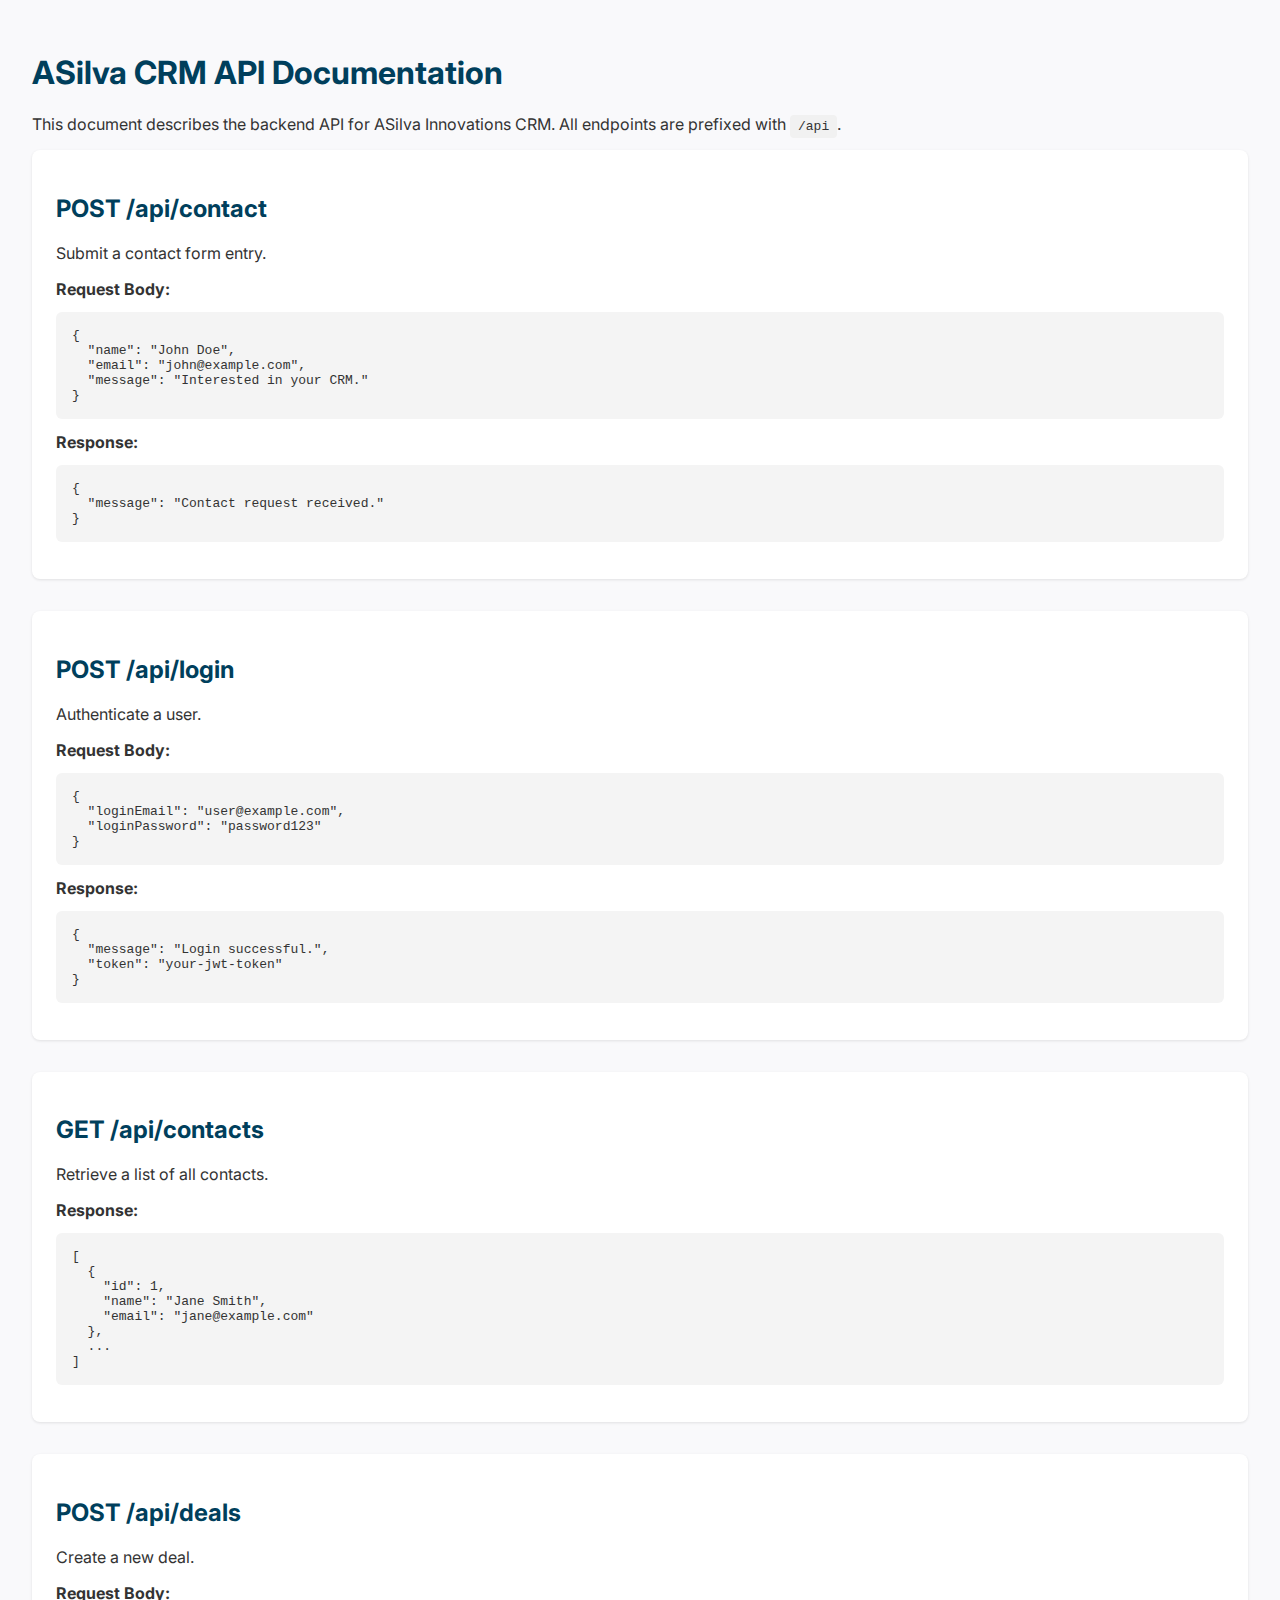
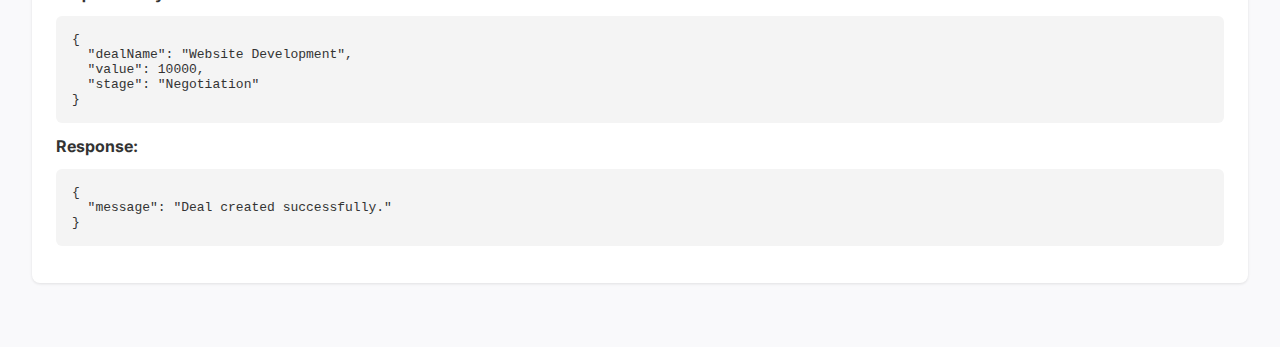
<file: api-docs.html>
<!DOCTYPE html>
<html lang="en">
<head>
  <meta charset="UTF-8" />
  <meta name="viewport" content="width=device-width, initial-scale=1.0" />
  <title>ASilva CRM API Documentation</title>
  <link href="https://fonts.googleapis.com/css2?family=Inter:wght@400;600;700&display=swap" rel="stylesheet">
  <style>
    body {
      font-family: 'Inter', sans-serif;
      margin: 0;
      background-color: #f9f9fb;
      color: #333;
      padding: 2rem;
    }
    h1, h2 {
      color: #003f5c;
    }
    section {
      margin-bottom: 2rem;
      background: #fff;
      padding: 1.5rem;
      border-radius: 8px;
      box-shadow: 0 1px 3px rgba(0,0,0,0.1);
    }
    code {
      background: #f1f1f1;
      padding: 0.25rem 0.5rem;
      border-radius: 4px;
      font-family: monospace;
    }
    pre {
      background: #f4f4f4;
      padding: 1rem;
      border-radius: 6px;
      overflow-x: auto;
    }
  </style>
</head>
<body>
  <h1>ASilva CRM API Documentation</h1>
  <p>This document describes the backend API for ASilva Innovations CRM. All endpoints are prefixed with <code>/api</code>.</p>

  <section>
    <h2>POST /api/contact</h2>
    <p>Submit a contact form entry.</p>
    <strong>Request Body:</strong>
    <pre>{
  "name": "John Doe",
  "email": "john@example.com",
  "message": "Interested in your CRM."
}</pre>
    <strong>Response:</strong>
    <pre>{
  "message": "Contact request received."
}</pre>
  </section>

  <section>
    <h2>POST /api/login</h2>
    <p>Authenticate a user.</p>
    <strong>Request Body:</strong>
    <pre>{
  "loginEmail": "user@example.com",
  "loginPassword": "password123"
}</pre>
    <strong>Response:</strong>
    <pre>{
  "message": "Login successful.",
  "token": "your-jwt-token"
}</pre>
  </section>

  <section>
    <h2>GET /api/contacts</h2>
    <p>Retrieve a list of all contacts.</p>
    <strong>Response:</strong>
    <pre>[
  {
    "id": 1,
    "name": "Jane Smith",
    "email": "jane@example.com"
  },
  ...
]</pre>
  </section>

  <section>
    <h2>POST /api/deals</h2>
    <p>Create a new deal.</p>
    <strong>Request Body:</strong>
    <pre>{
  "dealName": "Website Development",
  "value": 10000,
  "stage": "Negotiation"
}</pre>
    <strong>Response:</strong>
    <pre>{
  "message": "Deal created successfully."
}</pre>
  </section>
</body>
</html>
</file>
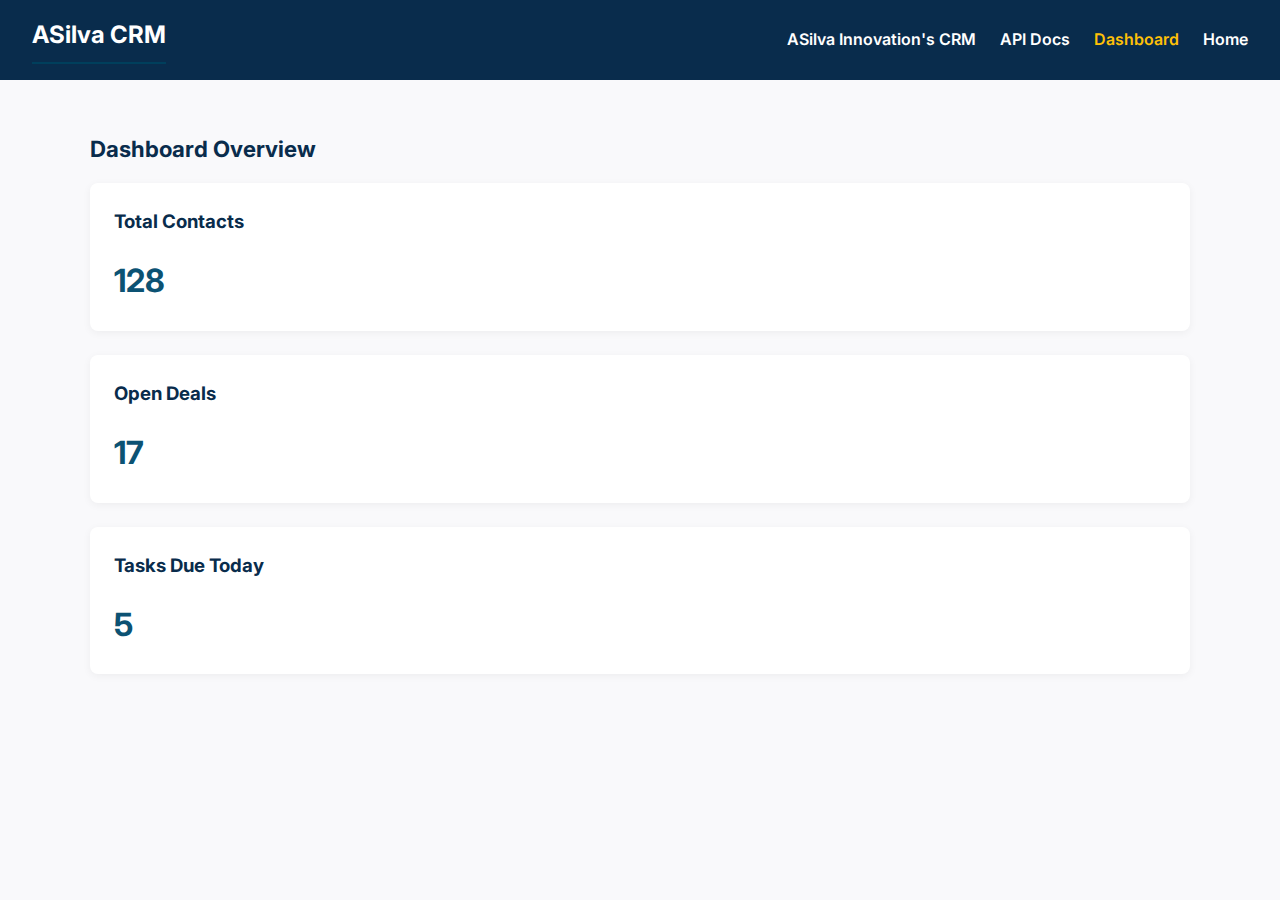
<file: dashboard.html>
<!DOCTYPE html>
<html lang="en">

<head>
  <meta charset="UTF-8" />
  <meta name="viewport" content="width=device-width, initial-scale=1.0" />
  <title>ASilva CRM Dashboard</title>
  <link href="https://fonts.googleapis.com/css2?family=Inter:wght@400;600;700&display=swap" rel="stylesheet">
  <link rel="stylesheet" href="../style.css">
  <style>
    body {
      font-family: 'Inter', sans-serif;
      margin: 0;
      padding: 0;
      background-color: #f9f9fb;
      color: #1a1a1a;
    }

    header {
      background-color: #092c4c;
      padding: 1rem 2rem;
      display: flex;
      align-items: center;
      justify-content: space-between;
    }

    header h1 {
      color: #ffffff;
      font-size: 1.5rem;
      margin: 0;
    }

    nav ul {
      list-style: none;
      margin: 0;
      padding: 0;
      display: flex;
      gap: 1.5rem;
    }

    nav a {
      text-decoration: none;
      color: #ffffff;
      font-weight: 600;
      transition: color 0.3s ease;
    }

    nav a:hover,
    nav a.active {
      color: #ffc107;
    }

    .dashboard {
      padding: 2rem;
      max-width: 1100px;
      margin: 0 auto;
    }

    .dashboard h2 {
      color: #092c4c;
      margin-bottom: 1rem;
    }

    .card {
      background-color: #ffffff;
      border-radius: 8px;
      box-shadow: 0 2px 8px rgba(0, 0, 0, 0.05);
      padding: 1.5rem;
      margin-bottom: 1.5rem;
    }

    .card h3 {
      margin-top: 0;
      color: #092c4c;
    }

    .metric {
      font-size: 2rem;
      font-weight: 700;
      color: #0c5273;
    }
  </style>
</head>

<body>
  <header>
    <h1>ASilva CRM</h1>
    <nav>
      <ul>
        <li><a href="/index.html">ASilva Innovation's CRM</a></li>
        <li><a href="/api/docs.html">API Docs</a></li>
        <li><a href="/dashboard.html" class="active">Dashboard</a></li>
        <li><a href="https://asilvainnovations.com">Home</a></li>
      </ul>
    </nav>
  </header>

  <main class="dashboard">
    <h2>Dashboard Overview</h2>
    <div class="card">
      <h3>Total Contacts</h3>
      <div class="metric" id="totalContacts">0</div>
    </div>
    <div class="card">
      <h3>Open Deals</h3>
      <div class="metric" id="openDeals">0</div>
    </div>
    <div class="card">
      <h3>Tasks Due Today</h3>
      <div class="metric" id="dueTasks">0</div>
    </div>
  </main>

  <script>
    // Simulated dynamic data for now
    document.getElementById('totalContacts').innerText = 128;
    document.getElementById('openDeals').innerText = 17;
    document.getElementById('dueTasks').innerText = 5;
  </script>
</body>

</html>
</file>
<file: style.css>
/* ASilva Innovations CRM - Unified Style Guide */

/* Base Styles */
body {
  font-family: 'Inter', sans-serif;
  margin: 0;
  padding: 2rem;
  background-color: #f5f7fa;
  color: #1a1a1a;
  line-height: 1.6;
}

/* Headings */
h1 {
  font-size: 2rem;
  color: #003f5c;
  margin-bottom: 1rem;
  border-bottom: 2px solid #003f5c;
  padding-bottom: 0.5rem;
}

h2 {
  font-size: 1.4rem;
  color: #2f4b7c;
  margin-bottom: 0.5rem;
}

/* Section Card */
section {
  background: #ffffff;
  padding: 1.5rem;
  border-radius: 10px;
  box-shadow: 0 4px 12px rgba(0, 63, 92, 0.08);
  margin-bottom: 2rem;
}

/* Code Blocks */
code {
  background: #e8eef4;
  color: #003f5c;
  padding: 0.3rem 0.5rem;
  border-radius: 4px;
  font-family: 'Courier New', Courier, monospace;
  font-size: 0.95rem;
}

pre {
  background: #f0f4f8;
  border: 1px solid #dde3ea;
  padding: 1rem;
  border-radius: 6px;
  overflow-x: auto;
  font-size: 0.95rem;
}

/* Strong Text Labels */
strong {
  display: block;
  margin-top: 1rem;
  font-weight: 600;
  color: #374e6a;
}
</file>
